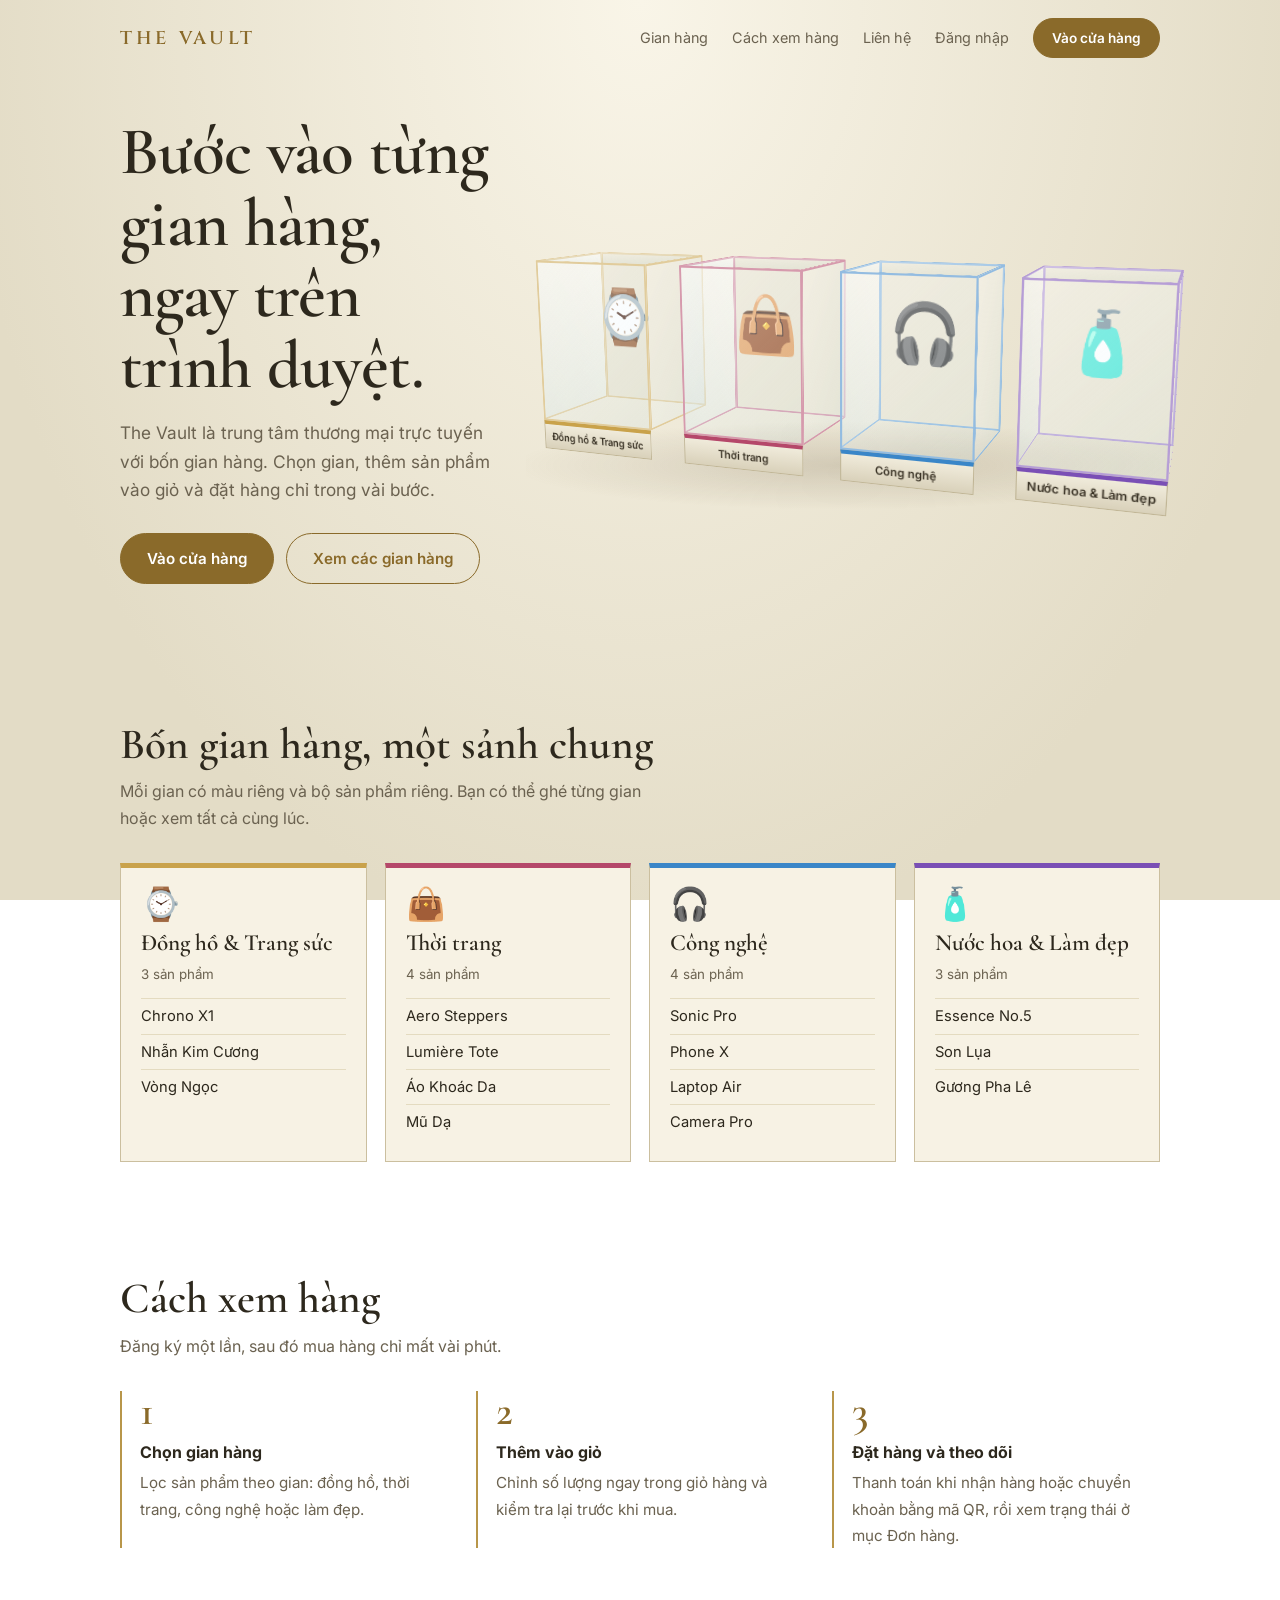
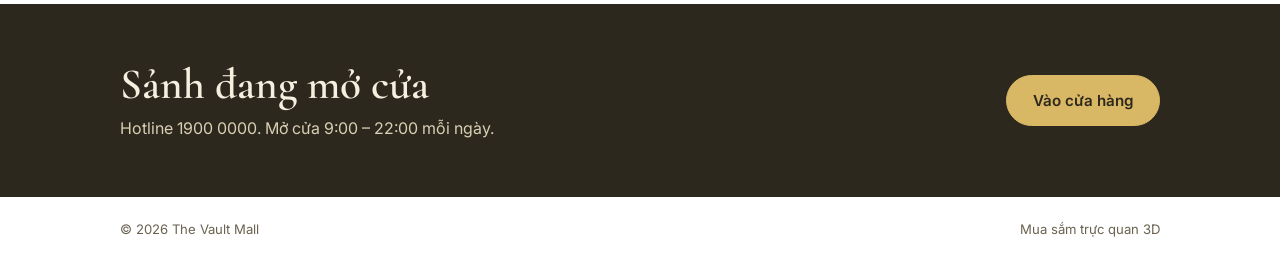
<file: index.html>
<!DOCTYPE html>
<html lang="vi">
<head>
<meta charset="UTF-8">
<meta name="viewport" content="width=device-width, initial-scale=1.0">
<title>The Vault – Trung tâm thương mại trực tuyến</title>
<meta name="description" content="The Vault là trung tâm thương mại trực tuyến với bốn gian hàng. Chọn gian, thêm sản phẩm vào giỏ và đặt hàng chỉ trong vài bước.">
<link href="https://fonts.googleapis.com/css2?family=Cinzel:wght@600&family=Cormorant+Garamond:wght@500;600;700&family=Inter:wght@400;600&display=swap" rel="stylesheet">
<style>
:root{--ivory:#f7f2e4;--parch:#e3dcc6;--ink:#2d281d;--mute:#6b6250;--gold:#b8964a;--gold-d:#8a6a2a;--line:#cbbf9f}
*{box-sizing:border-box}
html{scroll-behavior:smooth}
body{margin:0;background:radial-gradient(ellipse at 50% 0,#f9f5e8,var(--parch) 75%) fixed;color:var(--ink);font:400 1rem/1.65 Inter,system-ui,sans-serif}
a{color:inherit}
:focus-visible{outline:3px solid var(--gold-d);outline-offset:3px}
.wrap{max-width:1080px;margin:0 auto;padding:0 20px}
h1,h2,.num{font-family:"Cormorant Garamond",Georgia,serif;font-weight:600}

/* Đầu trang */
.top{display:flex;align-items:center;justify-content:space-between;gap:16px;padding:18px 0}
.brand{font:600 1.15rem Cinzel,serif;letter-spacing:.2em;color:var(--gold-d);text-decoration:none}
.links{display:flex;align-items:center;gap:24px;font-size:.9rem}
.links a{text-decoration:none;color:var(--mute)}
.links a:hover{color:var(--ink)}
.btn{display:inline-block;padding:12px 26px;border-radius:999px;background:var(--gold-d);border:1px solid var(--gold-d);color:#fff;font-weight:600;font-size:.95rem;text-decoration:none;transition:background .2s}
.btn:hover{background:#6f5420}
.btn.alt{background:transparent;color:var(--gold-d)}
.btn.alt:hover{background:#8a6a2a1a}
.links .btn{padding:8px 18px;color:#fff;font-size:.85rem}
@media(max-width:640px){.links a:not(.btn){display:none}}

/* Hero */
.hero{display:grid;grid-template-columns:1.05fr 1fr;gap:32px;align-items:center;padding:40px 0 80px}
.hero h1{margin:0 0 18px;font-size:clamp(2.5rem,5.6vw,4.2rem);line-height:1.06;letter-spacing:-.01em}
.hero p{margin:0 0 28px;max-width:46ch;font-size:1.08rem;color:var(--mute)}
.cta{display:flex;flex-wrap:wrap;gap:12px}
@media(max-width:860px){.hero{grid-template-columns:1fr;padding-bottom:56px}}

/* Dãy tủ kính 3D (CSS thuần, cùng ngôn ngữ với cửa hàng) */
.stage{perspective:1000px;display:grid;place-items:center;min-height:340px;background:radial-gradient(ellipse 52% 13% at 50% 84%,#5a46282e,transparent)}
.row{display:flex;gap:38px;transform-style:preserve-3d;transform:rotateX(-10deg) rotateY(-20deg) scale(var(--s,1))}
@media(max-width:860px){.row{--s:.85}}
@media(max-width:520px){.row{--s:.52}.stage{min-height:260px}}
.bo{position:relative;width:130px;height:170px;transform-style:preserve-3d}
.bo i{position:absolute;border:2px solid color-mix(in srgb,var(--c) 55%,#fff);background:linear-gradient(135deg,#ffffff5c,#bee0ec26)}
.bo .a,.bo .z{inset:0}
.bo .a{transform:translateZ(60px)}
.bo .z{transform:translateZ(-60px);background:#ebe5d2}
.bo .l,.bo .r{left:5px;top:0;width:120px;height:170px}
.bo .l{transform:rotateY(-90deg) translateZ(65px)}
.bo .r{transform:rotateY(90deg) translateZ(65px)}
.bo .t{left:0;top:25px;width:130px;height:120px;transform:rotateX(90deg) translateZ(85px)}
.pv{position:absolute;inset:34px 0 auto;text-align:center;font-size:58px;line-height:1;transform:translateZ(0)}
.pv span{display:block;animation:fl 5s ease-in-out infinite;animation-delay:var(--d,0s)}
@keyframes fl{50%{transform:translateY(-12px)}}
.nm{position:absolute;left:0;top:170px;width:130px;padding:6px 4px;text-align:center;transform:translateZ(60px);
 background:linear-gradient(#f0ebdb,#d9d1ba);border:1px solid #c0b595;border-top:4px solid var(--c);font-size:.7rem;font-weight:600;line-height:1.25;color:#3a3326}

/* Các phần nội dung */
section{padding:56px 0}
h2{margin:0 0 10px;font-size:clamp(1.9rem,3.6vw,2.7rem);line-height:1.12}
.lead{margin:0 0 32px;max-width:56ch;color:var(--mute)}

.cats{display:grid;grid-template-columns:repeat(auto-fit,minmax(220px,1fr));gap:18px}
.cat{background:var(--ivory);border:1px solid var(--line);border-top:5px solid var(--c);padding:20px 20px 22px}
.cat .ic{font-size:2rem;line-height:1}
.cat h3{margin:10px 0 2px;font:600 1.45rem/1.2 "Cormorant Garamond",Georgia,serif}
.cat small{color:var(--mute)}
.cat ul{margin:12px 0 0;padding:0;list-style:none;font-size:.92rem}
.cat li{padding:5px 0;border-top:1px solid #e4dbc0}

.steps{display:grid;grid-template-columns:repeat(auto-fit,minmax(230px,1fr));gap:28px;margin:0;padding:0;list-style:none;counter-reset:s}
.steps li{counter-increment:s;padding-left:18px;border-left:2px solid var(--gold)}
.steps li::before{content:counter(s);display:block;font:600 2.6rem/1 "Cormorant Garamond",Georgia,serif;color:var(--gold-d)}
.steps b{display:block;margin:6px 0 4px}
.steps span{color:var(--mute);font-size:.95rem}
.keys{margin:32px 0 0;font-size:.9rem;color:var(--mute)}
kbd{padding:1px 7px;border:1px solid var(--line);border-bottom-width:2px;border-radius:5px;background:var(--ivory);font:600 .8rem Inter,sans-serif;color:var(--ink)}

.band{background:var(--ink);color:#f4efdf;padding:56px 0}
.band .wrap{display:flex;flex-wrap:wrap;align-items:center;justify-content:space-between;gap:24px}
.band h2{margin:0 0 6px}
.band p{margin:0;color:#d8cfb4}
.band .btn{background:#d9b865;border-color:#d9b865;color:var(--ink)}
.band .btn:hover{background:#ecd08a}

footer{padding:22px 0;font-size:.82rem;color:var(--mute)}
footer .wrap{display:flex;flex-wrap:wrap;justify-content:space-between;gap:6px 24px}

@media(prefers-reduced-motion:reduce){html{scroll-behavior:auto}.pv span{animation:none}.btn{transition:none}}
</style>
</head>
<body>

<div class="wrap">
  <header class="top">
    <a class="brand" href="index.html">THE VAULT</a>
    <nav class="links" aria-label="Điều hướng chính">
      <a href="#gian-hang">Gian hàng</a>
      <a href="#cach-xem">Cách xem hàng</a>
      <a href="#lien-he">Liên hệ</a>
      <a href="dang-nhap.html">Đăng nhập</a>
      <a class="btn" href="san-pham.html">Vào cửa hàng</a>
    </nav>
  </header>

  <main>
    <div class="hero">
      <div>
        <h1>Bước vào từng gian hàng, ngay trên trình duyệt.</h1>
        <p>The Vault là trung tâm thương mại trực tuyến với bốn gian hàng. Chọn gian, thêm sản phẩm vào giỏ và đặt hàng chỉ trong vài bước.</p>
        <div class="cta">
          <a class="btn" href="san-pham.html">Vào cửa hàng</a>
          <a class="btn alt" href="#gian-hang">Xem các gian hàng</a>
        </div>
      </div>

      <div class="stage" aria-hidden="true">
        <div class="row">
          <div class="bo" style="--c:#c9a24b"><i class="a"></i><i class="z"></i><i class="l"></i><i class="r"></i><i class="t"></i><div class="pv"><span>⌚</span></div><div class="nm">Đồng hồ &amp; Trang sức</div></div>
          <div class="bo" style="--c:#b5486a"><i class="a"></i><i class="z"></i><i class="l"></i><i class="r"></i><i class="t"></i><div class="pv"><span style="--d:-1.2s">👜</span></div><div class="nm">Thời trang</div></div>
          <div class="bo" style="--c:#3a86c8"><i class="a"></i><i class="z"></i><i class="l"></i><i class="r"></i><i class="t"></i><div class="pv"><span style="--d:-2.4s">🎧</span></div><div class="nm">Công nghệ</div></div>
          <div class="bo" style="--c:#7a4fb5"><i class="a"></i><i class="z"></i><i class="l"></i><i class="r"></i><i class="t"></i><div class="pv"><span style="--d:-3.6s">🧴</span></div><div class="nm">Nước hoa &amp; Làm đẹp</div></div>
        </div>
      </div>
    </div>

    <section id="gian-hang">
      <h2>Bốn gian hàng, một sảnh chung</h2>
      <p class="lead">Mỗi gian có màu riêng và bộ sản phẩm riêng. Bạn có thể ghé từng gian hoặc xem tất cả cùng lúc.</p>
      <div class="cats">
        <article class="cat" style="--c:#c9a24b"><div class="ic">⌚</div><h3>Đồng hồ &amp; Trang sức</h3><small>3 sản phẩm</small>
          <ul><li>Chrono X1</li><li>Nhẫn Kim Cương</li><li>Vòng Ngọc</li></ul></article>
        <article class="cat" style="--c:#b5486a"><div class="ic">👜</div><h3>Thời trang</h3><small>4 sản phẩm</small>
          <ul><li>Aero Steppers</li><li>Lumière Tote</li><li>Áo Khoác Da</li><li>Mũ Dạ</li></ul></article>
        <article class="cat" style="--c:#3a86c8"><div class="ic">🎧</div><h3>Công nghệ</h3><small>4 sản phẩm</small>
          <ul><li>Sonic Pro</li><li>Phone X</li><li>Laptop Air</li><li>Camera Pro</li></ul></article>
        <article class="cat" style="--c:#7a4fb5"><div class="ic">🧴</div><h3>Nước hoa &amp; Làm đẹp</h3><small>3 sản phẩm</small>
          <ul><li>Essence No.5</li><li>Son Lụa</li><li>Gương Pha Lê</li></ul></article>
      </div>
    </section>

    <section id="cach-xem">
      <h2>Cách xem hàng</h2>
      <p class="lead">Đăng ký một lần, sau đó mua hàng chỉ mất vài phút.</p>
      <ol class="steps">
        <li><b>Chọn gian hàng</b><span>Lọc sản phẩm theo gian: đồng hồ, thời trang, công nghệ hoặc làm đẹp.</span></li>
        <li><b>Thêm vào giỏ</b><span>Chỉnh số lượng ngay trong giỏ hàng và kiểm tra lại trước khi mua.</span></li>
        <li><b>Đặt hàng và theo dõi</b><span>Thanh toán khi nhận hàng hoặc chuyển khoản bằng mã QR, rồi xem trạng thái ở mục Đơn hàng.</span></li>
      </ol>
    </section>
  </main>
</div>

<div class="band" id="lien-he">
  <div class="wrap">
    <div>
      <h2>Sảnh đang mở cửa</h2>
      <p>Hotline 1900 0000. Mở cửa 9:00 – 22:00 mỗi ngày.</p>
    </div>
    <a class="btn" href="san-pham.html">Vào cửa hàng</a>
  </div>
</div>

<footer>
  <div class="wrap">
    <span>© 2026 The Vault Mall</span>
    <span>Mua sắm trực quan 3D</span>
  </div>
</footer>

</body>
</html>
</file>
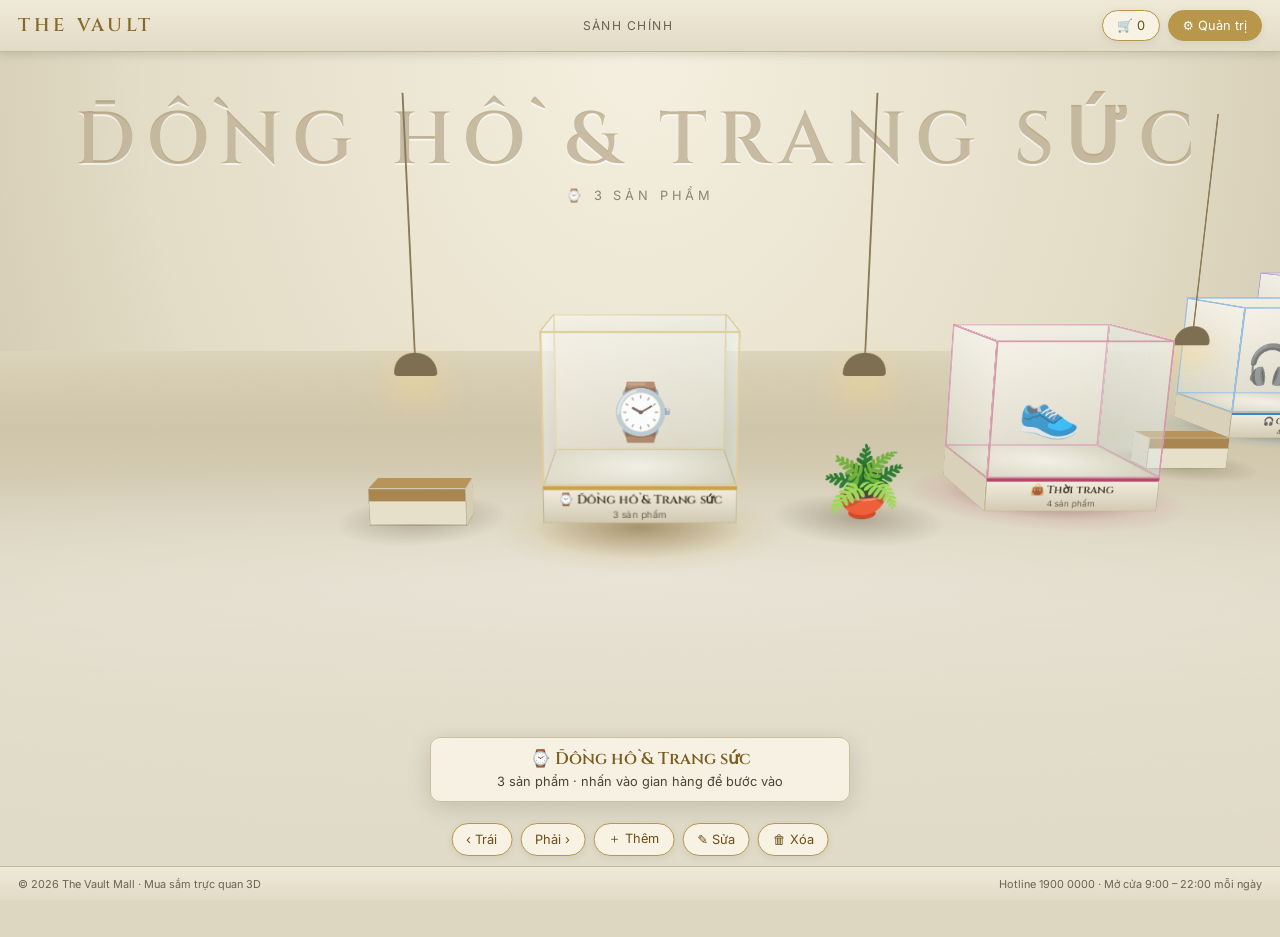
<file: Mall-web7.html>
<!DOCTYPE html>
<html lang="vi">
<head>
<meta charset="UTF-8">
<meta name="viewport" content="width=device-width, initial-scale=1.0">
<title>The Vault – Gian hàng 3D</title>
<link href="https://fonts.googleapis.com/css2?family=Cinzel:wght@400;600&family=Inter:wght@300;400;600&display=swap" rel="stylesheet">
<style>
:root{--gold:#b8964a;--ink:#2d281d;--ease:cubic-bezier(.3,.7,.2,1)}
*{box-sizing:border-box}
html,body{margin:0;height:100%;overflow:hidden;background:#ddd6c1;color:var(--ink);font-family:Inter,system-ui,sans-serif;user-select:none;touch-action:none}
input{user-select:text}
/* ===== Khung nhìn (sơn trắng ngà) ===== */
.view{position:absolute;inset:52px 0 34px;background:radial-gradient(ellipse at 50% 0%,#f4efdf,#e3dcc6 55%,#c7bda2);transition:opacity .7s,transform .7s}
.view.off{opacity:0;pointer-events:none}
#hall.off{transform:scale(.9)}
.scene{position:absolute;inset:0;perspective:1000px;perspective-origin:50% 45%;transform:scale(var(--k,1))}
.world{position:absolute;inset:0;transform-style:preserve-3d}
.f{position:absolute}
/* ===== Sảnh: sàn đá và các tủ kính trưng bày ===== */
.stage{position:absolute;left:50%;top:50%;transform-style:preserve-3d;transition:transform .9s var(--ease);will-change:transform}
.stage.dive{transition:transform 1.3s cubic-bezier(.55,0,.85,.45)}
.lf{position:absolute;left:-1800px;top:-1000px;width:3600px;height:2000px;transform:translate3d(0,106px,-400px) rotateX(90deg);
 background:radial-gradient(ellipse 45% 22% at 50% 78%,rgba(255,255,255,.4),transparent),linear-gradient(#dcd4bb,#cfc5aa 45%,#e0dac7)}
.sh{position:absolute;left:-160px;top:-140px;width:320px;height:280px;transition:transform .8s var(--ease);
 background:radial-gradient(ellipse,rgba(70,55,25,.34) 0,transparent 52%),radial-gradient(ellipse,color-mix(in srgb,var(--c) 38%,transparent) 0,transparent 72%)}
.dc{position:absolute;left:0;top:0;width:0;height:0;transform-style:preserve-3d;transition:transform .8s var(--ease)}
.shd{position:absolute;left:-110px;top:-110px;width:220px;height:220px;transform:translateY(-2px) rotateX(90deg);background:radial-gradient(ellipse,rgba(70,55,25,.3) 0,transparent 62%)}
.plt{position:absolute;left:-45px;top:-92px;width:90px;height:90px;font-size:80px;text-align:center;line-height:90px}
.bn{position:absolute;left:-55px;top:-44px;width:110px;height:44px;transform-style:preserve-3d}
.bn .f{background:#e6dfca;border:1px solid #c0b595}
.bn .bf{width:110px;height:44px;transform:translateZ(22px);background:linear-gradient(#a98550 0 34%,#e6dfca 34%)}
.bn .bt{top:-22px;width:110px;height:44px;transform:rotateX(90deg);background:#b8935a}
.bn .bs1,.bn .bs2{left:33px;top:0;width:44px;height:44px;background:#d6cdb3}
.bn .bs1{transform:rotateY(-90deg) translateZ(55px)}.bn .bs2{transform:rotateY(90deg) translateZ(55px)}
.pd{position:absolute;left:-1px;top:-470px;width:2px;height:290px;background:#8a7a58}
.pd::after{content:'';position:absolute;left:-23px;top:276px;width:48px;height:26px;border-radius:24px 24px 4px 4px;background:#7d6f50;box-shadow:0 18px 34px 8px rgba(255,214,130,.4)}
.sign{position:absolute;top:6%;left:0;right:0;text-align:center;pointer-events:none}
.sign b{display:block;font:600 clamp(2rem,6.5vw,4.6rem)/1.1 Cinzel,serif;letter-spacing:.14em;text-transform:uppercase;color:rgba(125,98,48,.4);text-shadow:0 2px 0 #fff9;animation:sg .7s ease both}
.sign small{display:block;margin-top:6px;font-size:.8rem;letter-spacing:.3em;text-transform:uppercase;color:rgba(107,98,80,.75)}
@keyframes sg{from{opacity:0;transform:translateY(12px)}}
.ws{position:absolute;left:50%;top:46%;width:900px;margin-left:-450px;text-align:center;transform:translate3d(0,-345px,-299px);pointer-events:none;
 font:600 40px Cinzel,serif;letter-spacing:.16em;text-transform:uppercase;color:color-mix(in srgb,var(--cc,#c9a24b) 45%,#8a7a58);opacity:.6}
.booth{position:absolute;left:-100px;top:-100px;width:200px;height:200px;transform-style:preserve-3d;cursor:pointer;transition:transform .8s var(--ease);will-change:transform}
.booth .f{background:linear-gradient(135deg,rgba(255,255,255,.36),rgba(190,224,236,.14));border:2px solid color-mix(in srgb,var(--c) 55%,#fff)}
.booth .bk{left:0;top:0;width:200px;height:160px;transform:translateZ(-80px);background:linear-gradient(#f0ebdb,#dcd4be)}
.booth .lw,.booth .rw{top:0;width:160px;height:160px;transform:rotateY(90deg)}
.booth .lw{left:-80px}.booth .rw{left:120px}
.booth .gf{left:0;top:0;width:200px;height:160px;transform:translateZ(80px)}
.booth .rf{left:0;top:-80px;width:200px;height:160px;transform:rotateX(90deg)}
.booth .cf{left:0;top:80px;width:200px;height:160px;transform:rotateX(90deg);background:radial-gradient(circle,#f4efe0,#d5ccb3);border-color:#c4b99a;box-shadow:none}
.booth .pf{left:0;top:160px;width:200px;height:40px;transform:translateZ(80px);background:linear-gradient(#f0ebdb,#d3cab3);border:1px solid #c0b595;border-top:4px solid var(--c);box-shadow:none;
 display:flex;flex-direction:column;align-items:center;justify-content:center;color:#3a3326;font:600 13px/1.15 Cinzel,serif;text-align:center}
.booth .pf small{font:400 10px Inter,sans-serif;color:#6b6250;margin-top:2px}
.booth .ps,.booth .pr2{top:160px;width:160px;height:40px;transform:rotateY(90deg);background:#d9d1ba;border:1px solid #c0b595;box-shadow:none}
.booth .ps{left:-80px}.booth .pr2{left:120px}
.booth .pv{left:50px;top:42px;width:100px;height:110px;display:grid;place-items:center;font-size:62px;background:none;border:0;box-shadow:none;transform:translateZ(0)}
.pv img{width:84px;height:84px;object-fit:contain}
/* ===== Hành lang (không trần) ===== */
#hall{--ln:color-mix(in srgb,var(--cc,#c9a24b) 55%,#8a7a58)}
#hall .world{transform:rotateX(-9deg) rotateY(-9deg);transform-origin:50% 46%}
.cam{position:absolute;left:50%;top:46%;transform-style:preserve-3d;transition:transform .8s cubic-bezier(.25,.8,.25,1);will-change:transform}
#pils{position:absolute;left:0;top:0;transform-style:preserve-3d}
.cam>.fl,.cam>.wl{position:absolute;left:-1500px;width:3000px}
.cam>.fl{top:-350px;height:1000px;transform:translateX(var(--q,0px)) translateZ(200px) rotateX(90deg);background:radial-gradient(ellipse 40% 25% at 50% 60%,rgba(255,255,255,.3),transparent),linear-gradient(#c9bfa4,#e0dac7)}
.cam>.wl{top:-370px;height:520px;transform:translateX(var(--q,0px)) translateZ(-300px);background:linear-gradient(transparent calc(100% - 3px),var(--ln) 0),linear-gradient(#ece6d3,#d6cdb3)}
.pil{position:absolute;top:-10px;width:120px;height:160px;transform-style:preserve-3d;cursor:pointer}
.pil .f{left:0;top:0;width:120px;height:160px}
.pil .fr{transform:translateZ(60px);background:linear-gradient(#efe9d8,#dcd3ba)}
.pil .l{transform:rotateY(-90deg) translateZ(60px);background:linear-gradient(#cfc5a8,#bdb294)}
.pil .r{transform:rotateY(90deg) translateZ(60px);background:linear-gradient(#e2dac3,#cdc3a6)}
.pil .tp{top:-60px;height:120px;transform:rotateX(90deg);background:linear-gradient(135deg,#f4efdf,#dcd3ba)}
.pil.on .tp{background:radial-gradient(circle,#fffaf0,#f2d58c 90%)}
.pl{left:15px;top:34px;width:90px;padding:6px 2px;text-align:center;transform:translateZ(61px);color:#3a3326;font:600 11px/1.15 Cinzel,serif;
 background:linear-gradient(#f7f2e3,#e6dec6);border:1px solid var(--gold);box-shadow:0 3px 8px #0003}
.pl i{display:block;margin-top:3px;font:600 10px Inter,sans-serif;font-style:normal;color:#7a5c1e}
.lamp{position:absolute;left:40px;top:-258px;width:40px;height:12px;border-radius:6px 6px 0 0;background:#7d6f50}
.sp{position:absolute;left:-10px;top:-150px;width:140px;height:140px;display:grid;place-items:center;font-size:84px;transform:translateZ(1px);
 opacity:.8;transition:transform .7s cubic-bezier(.34,1.4,.64,1),opacity .7s}
.pil.on .sp{transform:translateZ(1px) scale(1.3) translateY(-12px);opacity:1;text-shadow:0 20px 16px #0004}
.sp img{width:110px;height:110px;object-fit:contain;border-radius:10px}
.pv>div,.pil.on .sp>div{animation:fl 5s ease-in-out infinite}
@keyframes fl{50%{transform:translateY(-14px)}}
.cone{position:absolute;left:-70px;top:-240px;width:260px;height:240px;transform:translateZ(-1px);pointer-events:none;
 clip-path:polygon(38% 0,62% 0,100% 100%,0 100%);background:linear-gradient(rgba(255,214,120,.75),rgba(255,224,150,.08));opacity:0;transition:opacity .6s}
.pil.on .cone{opacity:1}
/* ===== Đầu trang, chân trang, điều khiển ===== */
.top,.ft{position:fixed;left:0;right:0;z-index:40;display:flex;align-items:center;justify-content:space-between;gap:12px;padding:0 18px;background:linear-gradient(#efe9d7,#e2dbc6);color:#6b6250}
.top{top:0;height:52px;border-bottom:1px solid #c4b99a;box-shadow:0 2px 10px #0002}
.ft{bottom:0;height:34px;border-top:1px solid #c4b99a;font-size:.68rem;white-space:nowrap;overflow:hidden}
.brand{font:600 1.15rem Cinzel,serif;letter-spacing:.2em;color:#8a6a2a}
.crumb{font-size:.76rem;text-transform:uppercase;letter-spacing:.12em}
.crumb a{color:#8a6a2a;cursor:pointer}
.tr{display:flex;gap:8px;align-items:center}
@media(max-width:640px){.crumb,.ft span:last-child{display:none}}
#info{position:fixed;left:50%;bottom:98px;transform:translateX(-50%);z-index:20;width:min(92vw,420px);text-align:center;padding:10px 14px;background:#f7f2e4f2;border:1px solid #cbbf9f;border-radius:10px;box-shadow:0 6px 24px #0002}
#info h2{margin:0 0 4px;font:600 1.05rem Cinzel,serif;color:#7a5c1e}
#info p{margin:2px 0;font-size:.8rem;color:#4b4435}
.pr{font-weight:600;margin:6px 0}
button{font:inherit;cursor:pointer;color:#6b4f17;background:#f7f2e4;border:1px solid var(--gold);border-radius:20px;padding:7px 14px;font-size:.8rem;box-shadow:0 2px 8px #0001}
button:hover{background:var(--gold);color:#fff}
.bar{position:fixed;bottom:44px;left:50%;transform:translateX(-50%);z-index:30;display:flex;gap:8px;flex-wrap:wrap;justify-content:center;width:96vw}
.adm{display:none}body.admin .adm{display:inline-block}
body[data-v=lobby] .ho{display:none}
body.admin #adm{background:var(--gold);color:#fff}
dialog{background:#f7f2e4;color:var(--ink);border:1px solid var(--gold);border-radius:12px;padding:18px;width:min(92vw,380px)}
dialog::backdrop{background:#0006}
dialog h3{margin:0 0 6px;font:600 1rem Cinzel,serif;color:#7a5c1e}
dialog label{display:block;margin:9px 0;font-size:.75rem;color:#6b6250}
dialog input{width:100%;margin-top:3px;padding:7px;background:#fff;color:#222;border:1px solid #cbbf9f;border-radius:6px}
dialog .ac{display:flex;gap:8px;justify-content:flex-end;margin-top:12px}
</style>
</head>
<body data-v="lobby" class="admin">

<header class="top"><b class="brand">THE VAULT</b><div class="crumb" id="sub"></div>
  <div class="tr"><button id="cart">🛒 0</button><button id="adm" title="Bật/tắt chế độ quản trị">⚙ Quản trị</button></div></header>

<!-- Sảnh gian hàng -->
<section id="lobby" class="view"><div class="sign" id="sign"></div><div class="scene"><div class="stage" id="stage"></div></div></section>
<!-- Hành lang -->
<section id="hall" class="view off"><div class="scene"><div class="world">
  <div class="ws" id="ws"></div>
  <div class="cam" id="cam"><div class="fl"></div><div class="wl"></div><div id="pils"></div></div>
</div></div></section>

<div id="info"></div>
<nav class="bar">
  <button id="back" class="ho">⌂ Về sảnh</button>
  <button id="prev">‹ Trái</button><button id="next">Phải ›</button>
  <button id="add" class="adm">＋ Thêm</button><button id="edit" class="adm">✎ Sửa</button><button id="del" class="adm">🗑 Xóa</button>
</nav>
<footer class="ft"><span>© 2026 The Vault Mall · Mua sắm trực quan 3D</span><span>Hotline 1900 0000 · Mở cửa 9:00 – 22:00 mỗi ngày</span></footer>
<dialog id="dlg"></dialog>

<script>
const $=s=>document.querySelector(s);
const esc=s=>String(s??'').replace(/[&<>"']/g,c=>({'&':'&amp;','<':'&lt;','>':'&gt;','"':'&quot;',"'":'&#39;'}[c]));
const money=n=>Number(n||0).toLocaleString('vi-VN')+'đ';
const uid=()=>Math.random().toString(36).slice(2,9);
const KEY='vault3d_v1', S=260; // S = khoảng cách giữa các trụ

/* ===== Dữ liệu (lưu trong localStorage) ===== */
const P=(name,price,icon,desc)=>({id:uid(),name,price,icon,desc,img:''});
const seed=()=>[
 {id:uid(),name:'Đồng hồ & Trang sức',icon:'⌚',color:'#c9a24b',products:[P('Chrono X1',24500000,'⌚','Đồng hồ cơ vỏ vàng, dây da thủ công'),P('Nhẫn Kim Cương',38000000,'💍','Kim cương tự nhiên 1 carat'),P('Vòng Ngọc',9800000,'📿','Ngọc bích chế tác thủ công')]},
 {id:uid(),name:'Thời trang',icon:'👜',color:'#b5486a',products:[P('Aero Steppers',1200000,'👟','Giày thể thao phiên bản giới hạn'),P('Lumière Tote',4600000,'👜','Túi da bê cao cấp'),P('Áo Khoác Da',6900000,'🧥','Da thật, lót lụa'),P('Mũ Dạ',890000,'🎩','Dáng cổ điển')]},
 {id:uid(),name:'Công nghệ',icon:'🎧',color:'#3a86c8',products:[P('Sonic Pro',8500000,'🎧','Tai nghe chống ồn chủ động'),P('Phone X',21900000,'📱','Màn hình OLED 120Hz'),P('Laptop Air',32000000,'💻','Mỏng nhẹ, pin 20 giờ'),P('Camera Pro',15500000,'📷','Cảm biến full-frame')]},
 {id:uid(),name:'Nước hoa & Làm đẹp',icon:'🧴',color:'#7a4fb5',products:[P('Essence No.5',3200000,'🧴','Hương hoa cỏ tinh tế'),P('Son Lụa',650000,'💄','Lì mịn, lâu trôi'),P('Gương Pha Lê',1800000,'🪞','Viền pha lê chạm khắc')]}
];
let cats;try{cats=JSON.parse(localStorage.getItem(KEY))}catch(e){}
if(!Array.isArray(cats)||!cats.length)cats=seed();
const save=()=>{try{localStorage.setItem(KEY,JSON.stringify(cats))}catch(e){}};

let view='lobby',cur=0,ci=0,pi=0,cart=0,R=380,step=0;
const act=()=>cur;
const art=o=>o.img?`<img src="${esc(o.img)}" alt="">`:esc(o.icon);

/* ===== Sảnh ===== */
// Các gian xếp theo cung tròn lớn (quay thẳng mặt ra trước), gian được chọn nằm giữa và nâng lên
const ps=(j,y)=>{const x=(j-cur)*500;return `translate3d(${x}px,${y}px,${-x*x/2000}px)`};
const bt=i=>ps(i,i===cur?-26:0);
const BENCH='<div class="bn"><div class="f bf"></div><div class="f bt"></div><div class="f bs1"></div><div class="f bs2"></div></div>';
let lastSign='';
function drawLobby(){
  const n=cats.length;cur=Math.max(0,Math.min(cur,n-1));
  let h='<div class="lf"></div>';
  for(let i=0;i<=n;i++)h+=`<div class="dc" style="transform:${ps(i-.5,106)}"><div class="shd"></div><div class="pd"></div>${i%2?'<div class="plt">🪴</div>':BENCH}</div>`; // đèn thả + ghế/cây giữa các gian
  h+=cats.map((c,i)=>`<div class="sh" style="--c:${esc(c.color)};transform:${ps(i,104)} rotateX(90deg)"></div>`).join('');
  h+=cats.map((c,i)=>{const p=c.products[0];return `<div class="booth" data-i="${i}" style="--c:${esc(c.color)};transform:${bt(i)}">
   <div class="f bk"></div><div class="f lw"></div><div class="f rw"></div><div class="f rf"></div><div class="f cf"></div>
   <div class="f ps"></div><div class="f pr2"></div>
   <div class="f pv"><div>${p?art(p):esc(c.icon)}</div></div><div class="f gf"></div>
   <div class="f pf">${esc(c.icon)} ${esc(c.name)}<small>${c.products.length} sản phẩm</small></div></div>`}).join('');
  $('#stage').innerHTML=h;
  turnLobby();
}
function turnLobby(dive){ // dive=true: lao thẳng vào gian hàng
  const st=$('#stage');st.classList.toggle('dive',!!dive);
  st.style.transform=dive?'rotateX(0deg) translateZ(1000px)':'rotateX(-12deg) translateZ(-100px)';
  document.querySelectorAll('.booth').forEach((b,i)=>{b.style.transform=bt(i);b.classList.toggle('on',i===cur)});
  document.querySelectorAll('#stage .sh').forEach((e,i)=>e.style.transform=ps(i,104)+' rotateX(90deg)');
  document.querySelectorAll('#stage .dc').forEach((e,i)=>e.style.transform=ps(i-.5,106));
  const c=cats[cur],k=c?c.id+c.name+c.icon+c.products.length:'';
  if(k!==lastSign){lastSign=k;$('#sign').innerHTML=c?`<b>${esc(c.name)}</b><small>${esc(c.icon)} ${c.products.length} sản phẩm</small>`:''}
  info();
}

/* ===== Hành lang ===== */
function drawHall(){
  const c=cats[ci],n=c.products.length;
  $('#hall').style.setProperty('--cc',c.color);
  $('#ws').textContent=c.icon+' '+c.name;
  let d='';
  for(let i=0;i<n;i++)d+=`<div class="dc" style="left:${i*S}px;top:150px"><div class="shd"></div></div>`;           // bóng dưới trụ
  for(let i=-1;i<n;i++)d+=`<div class="dc" style="left:${(i+.5)*S}px;top:150px;transform:translateZ(-170px)"><div class="shd" style="left:-75px;top:-40px;width:150px;height:80px"></div>${BENCH}</div>`; // ghế dài phía sau
  [-S*.9,(n-1)*S+S*.9].forEach(x=>d+=`<div class="dc" style="left:${x}px;top:150px"><div class="shd" style="left:-45px;top:-45px;width:90px;height:90px"></div><div class="plt">🪴</div></div>`); // cây hai đầu
  $('#pils').innerHTML=d+c.products.map((p,i)=>`<div class="pil" data-i="${i}" style="left:${i*S-60}px"><div class="lamp"></div><div class="cone"></div>
   <div class="f fr"></div><div class="f l"></div><div class="f r"></div><div class="f tp"></div>
   <div class="f pl">${esc(p.name)}<i>${money(p.price)}</i></div>
   <div class="sp"><div>${art(p)}</div></div></div>`).join('');
  moveHall();
}
function moveHall(){
  const x=pi*S,cam=$('#cam');
  cam.style.setProperty('--q',x+'px'); // sàn/tường đi theo camera, chỉ dùng transform (mượt)
  cam.style.transform=`translate3d(${-x}px,0,0)`;
  document.querySelectorAll('.pil').forEach((e,i)=>e.classList.toggle('on',i===pi));
  info();
}

/* ===== Thông tin ===== */
function info(){
  let h='';
  if(view==='lobby'){
    const c=cats[act()];$('#sub').textContent='Sảnh chính';
    h=c?`<h2>${esc(c.icon)} ${esc(c.name)}</h2><p>${c.products.length} sản phẩm · nhấn vào gian hàng để bước vào</p>`:'<p>Chưa có gian hàng. Nhấn ＋ Thêm để tạo.</p>';
  }else{
    const c=cats[ci],p=c.products[pi];$('#sub').innerHTML=`<a id="home">Sảnh chính</a> › ${esc(c.icon)} ${esc(c.name)}`;
    h=p?`<h2>${esc(p.name)}</h2><p>${esc(p.desc||'')}</p><div class="pr">${money(p.price)}</div><button class="buy">Thêm vào giỏ</button>`:'<p>Gian hàng trống. Nhấn ＋ Thêm để thêm sản phẩm.</p>';
  }
  $('#info').innerHTML=h;
}

/* ===== Điều hướng ===== */
function show(v){
  view=v;document.body.dataset.v=v;
  $('#lobby').classList.toggle('off',v!=='lobby');$('#hall').classList.toggle('off',v!=='hall');
  v==='lobby'?drawLobby():moveHall();
}
let busy=false;
function enter(i){
  if(busy||!cats.length)return;busy=true;
  cur=i;turnLobby(true);                             // phóng to nuốt trọn tầm nhìn
  setTimeout(()=>{ci=i;pi=0;drawHall();show('hall')},950);
  setTimeout(()=>busy=false,1400);
}
function go(d){
  if(busy)return;
  if(view==='lobby'){if(cats.length){cur=Math.max(0,Math.min(cats.length-1,cur+d));turnLobby()}}
  else{const m=cats[ci].products.length;if(m){pi=Math.max(0,Math.min(m-1,pi+d));moveHall()}}
}
addEventListener('keydown',e=>{
  if($('#dlg').open)return;const k=e.key;
  if(k==='ArrowRight'||k==='d')go(1);else if(k==='ArrowLeft'||k==='a')go(-1);
  else if(k==='Enter'&&view==='lobby'&&cats.length)enter(act());
  else if(k==='Escape'&&view==='hall')show('lobby');
});
let wt=0;addEventListener('wheel',e=>{
  const t=Date.now();if(t-wt<450)return;wt=t;
  const d=Math.abs(e.deltaX)>Math.abs(e.deltaY)?e.deltaX:e.deltaY;if(d)go(d>0?1:-1);
},{passive:true});
let sx=0,mv=false;
addEventListener('pointerdown',e=>{sx=e.clientX;mv=false});
addEventListener('pointerup',e=>{
  if(e.target.closest('dialog,.bar,#info,.tr'))return;
  const d=e.clientX-sx;if(Math.abs(d)>40){mv=true;go(d<0?1:-1)}
});
$('#lobby').addEventListener('click',e=>{if(mv)return;const b=e.target.closest('.booth');if(b)enter(+b.dataset.i)});
$('#hall').addEventListener('click',e=>{if(mv)return;const b=e.target.closest('.pil');if(b){pi=+b.dataset.i;moveHall()}});
$('#info').onclick=e=>{if(e.target.matches('.buy'))$('#cart').textContent='🛒 '+(++cart)};
$('#prev').onclick=()=>go(-1);$('#next').onclick=()=>go(1);
$('#back').onclick=()=>show('lobby');
$('#sub').onclick=e=>{if(e.target.id==='home'&&view==='hall')show('lobby')};
$('#adm').onclick=()=>document.body.classList.toggle('admin');

/* ===== Biểu mẫu thêm/sửa ===== */
function form(title,fields,vals,ok){
  const dlg=$('#dlg');
  dlg.innerHTML=`<form method="dialog"><h3>${title}</h3>`+
   fields.map(f=>`<label>${f[1]}<input name="${f[0]}" type="${f[2]||'text'}" value="${esc(vals[f[0]]??'')}" ${f[3]||''}></label>`).join('')+
   `<div class="ac"><button value="x" formnovalidate>Hủy</button><button value="ok">Lưu</button></div></form>`;
  dlg.returnValue='';
  dlg.onclose=()=>{if(dlg.returnValue==='ok')ok(Object.fromEntries(new FormData(dlg.querySelector('form'))))};
  dlg.showModal();
}
const shrink=f=>new Promise(r=>{ // thu nhỏ ảnh tải lên để lưu gọn
  const im=new Image();im.onload=()=>{const k=Math.min(1,256/Math.max(im.width,im.height)),c=document.createElement('canvas');
  c.width=im.width*k;c.height=im.height*k;c.getContext('2d').drawImage(im,0,0,c.width,c.height);r(c.toDataURL('image/webp',.85))};
  im.src=URL.createObjectURL(f);
});
function catForm(c){
  const isNew=!c;c=c||{name:'',icon:'🛍️',color:'#c9a24b'};
  form(isNew?'Thêm gian hàng':'Sửa gian hàng',[['name','Tên gian hàng','text','required'],['icon','Biểu tượng (emoji)'],['color','Màu chủ đạo','color']],c,d=>{
    if(isNew){cats.push({id:uid(),products:[],...d});cur=cats.length-1}else Object.assign(c,d);
    save();drawLobby();
  });
}
function prodForm(p){
  const isNew=!p,c=cats[ci];p=p||{name:'',price:0,icon:'📦',desc:'',img:''};
  const has=(p.img||'').startsWith('data:');
  form(isNew?'Thêm sản phẩm':'Sửa sản phẩm',[['name','Tên sản phẩm','text','required'],['price','Giá (đồng)','number','min="0"'],['icon','Biểu tượng (emoji)'],['desc','Mô tả ngắn'],['url','Link ảnh (tùy chọn)','url'],['file','Hoặc tải ảnh lên','file','accept="image/*"']],
   {...p,url:has?'':p.img},async d=>{
    let img=d.url.trim();
    if(d.file&&d.file.size)img=await shrink(d.file);else if(!img&&has)img=p.img;
    const v={name:d.name,price:+d.price||0,icon:d.icon||'📦',desc:d.desc,img};
    if(isNew){c.products.push({id:uid(),...v});pi=c.products.length-1}else Object.assign(p,v);
    save();drawHall();
  });
}
$('#add').onclick=()=>view==='lobby'?catForm():prodForm();
$('#edit').onclick=()=>{
  if(view==='lobby'){if(cats.length)catForm(cats[act()])}
  else{const p=cats[ci].products[pi];if(p)prodForm(p)}
};
$('#del').onclick=()=>{
  if(view==='lobby'){
    const i=act(),c=cats[i];
    if(c&&confirm(`Xóa gian hàng "${c.name}" cùng toàn bộ sản phẩm?`)){cats.splice(i,1);save();drawLobby()}
  }else{
    const l=cats[ci].products,p=l[pi];
    if(p&&confirm(`Xóa sản phẩm "${p.name}"?`)){l.splice(pi,1);pi=Math.max(0,Math.min(pi,l.length-1));save();drawHall()}
  }
};

/* ===== Khởi động ===== */
const fit=()=>document.documentElement.style.setProperty('--k',Math.max(.5,Math.min(1,(innerHeight-86)/760,innerWidth/820)));
addEventListener('resize',fit);fit();
drawLobby();
</script>
</body>
</html>
</file>
